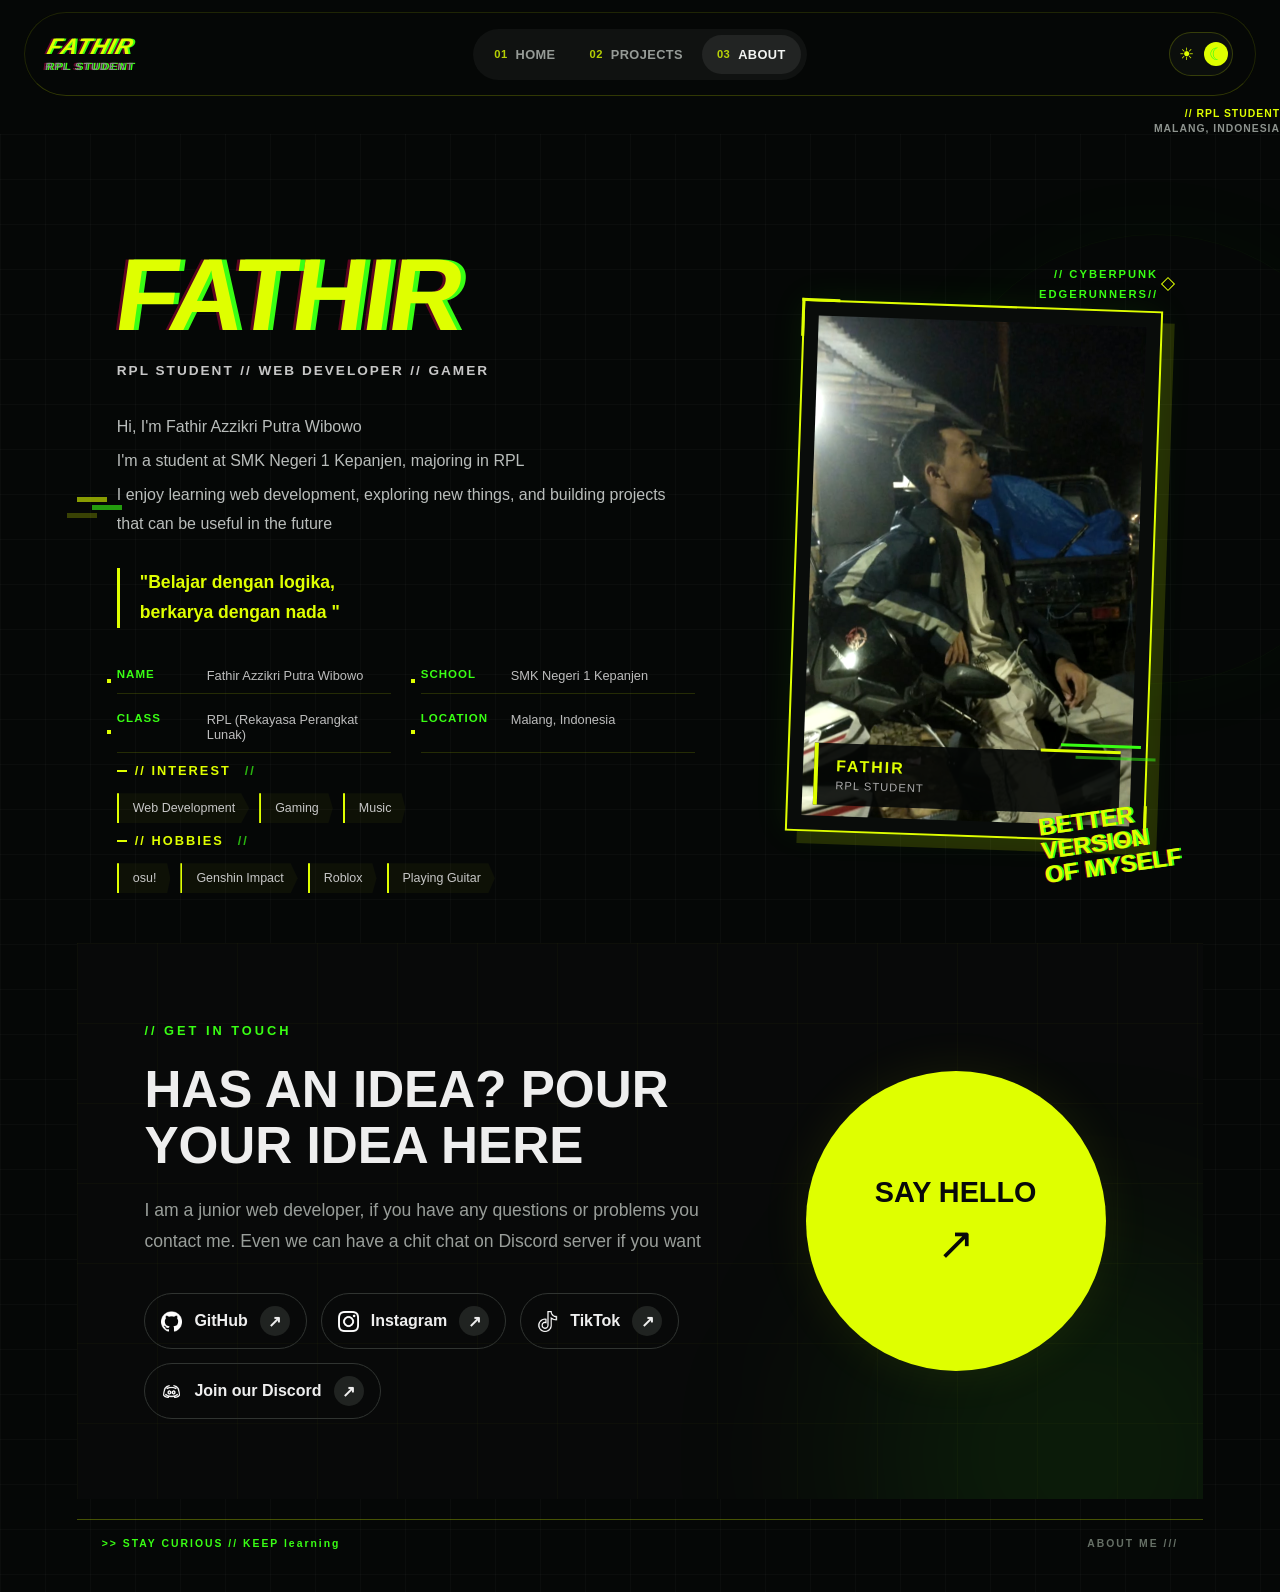
<file: about.html>
<!DOCTYPE html>
<html lang="en">
<head>
    <meta charset="UTF-8">
    <meta name="viewport" content="width=device-width, initial-scale=1.0">
    <title>About Me</title>
    <link rel="stylesheet" href="style.css">
</head>
<body>
    
   <!-- ==== NAVIGATION ==== -->

    <header class="navbar">

        <!-- IDENTITY -->

        <a href="index.html" class="logo">
            <div class="nav-brand">
                <span class="logo">FATHIR</span>
                <span class="nav-subtitle">RPL STUDENT</span>
            </div>
        </a>

        <!--NAVIGATION -->
        <nav class="nav-menu">
            <a href="index.html">
                <span class="nav-number">01</span>
                HOME
            </a>

            <a href="project.html">
                <span class="nav-number">02</span>
                PROJECTS
            </a>

            <a href="about.html" class="active">
                <span class="nav-number">03</span>
                ABOUT
            </a>
        </nav>

        <!-- THEME TOGGLE -->
        <div class="nav-actions">
            <button class="theme-toggle" id="theme-toggle"
                    aria-label="Toggle theme">
                <span class="theme-sun">☀</span>
                <span class="theme-moon">☾</span>
            </button>
        </div>
    </header>

        <div class="student-info">
            <span>// RPL STUDENT</span>
            <span>MALANG, INDONESIA</span>
        </div>
     </header>

     <!-- ABOUT ME -->
      <main class="about-page">

        <!-- Background decoration-->
         <div class="background-decoration"></div>

         <section class="about-container">

            <!-- LEFT CONTENT -->
             <div class="about-content">

                <h1 class="about-title">
                    FATHIR
                </h1>

                <p class="about-role">
                    RPL STUDENT
                    <span>//</span>
                    WEB DEVELOPER
                    <span>//</span>
                    GAMER
                </p>

                <!-- Introduction -->
                 <div class="about-description">

                    <p>
                        Hi, I'm Fathir Azzikri Putra Wibowo
                    </p>

                    <p>
                        I'm a student at SMK Negeri 1 Kepanjen, majoring in RPL
                    </p>

                    <p>
                        I enjoy learning web development, exploring new things,
                        and building projects that can be useful in the future
                    </p>
                    
                 </div>

                 <!-- Personal Quote -->
                  <blockquote class="about-quote">
                    "Belajar dengan logika, <br> berkarya dengan nada "
                  </blockquote>

                  <!-- PERSONAL INFORMATION -->
                   <div class="personal-info">

                    <div class="info-item">
                        <span class="info-label">
                            NAME
                        </span>
                        <span class="info-value"> 
                            Fathir Azzikri Putra Wibowo
                        </span>
                    </div>

                    <div class="info-item">
                        <span class="info-label">
                            SCHOOL
                        </span>
                        <span class="info-value"> 
                            SMK Negeri 1 Kepanjen
                        </span>
                    </div>
                    
                    <div class="info-item">
                        <span class="info-label">
                            CLASS
                        </span>
                        <span class="info-value"> 
                            RPL (Rekayasa Perangkat Lunak)
                        </span>
                    </div>
                    
                    <div class="info-item">
                        <span class="info-label">
                            LOCATION
                        </span>
                        <span class="info-value"> 
                            Malang, Indonesia
                        </span>
                    </div>

                   </div>

                   <!-- INTEREST -->
                    <div class="interest">

                        <h2>// INTEREST</h2>

                        <ul>
                            <li>Web Development</li>
                            <li>Gaming</li>
                            <li>Music</li>
                        </ul>

                    </div>

                    <!-- HOBBIES -->
                     <div class="hobbies">

                        <h2>// HOBBIES</h2>

                        <ul>
                            <li>osu!</li>
                            <li>Genshin Impact</li>
                            <li>Roblox</li>
                            <li>Playing Guitar</li>
                        </ul>

                     </div>
             </div>

             <!-- RIGHT SIDE PHOTO -->
              <div class="about-photo">

                <div class="photo-frame">

                    <img src="fathir.jpeg" alt="Photo of Fathir">

                    <div class="photo-info">

                        <strong>FATHIR</strong>

                        <span>RPL STUDENT</span>

                    </div>

                </div>

                <!-- Cyberpunk Edgerunners background text-->
                 <p class="cyberpunk-label">// CYBERPUNK <br>EDGERUNNERS//</p>

                 <p class="photo-tagline">
                    BETTER <br>
                    VERSION <br>
                    OF MYSELF
                 </p>

              </div>

         </section>

         <!-- CONTACT & SOCIAL LINKS -->
          <section class="about-contact">
            
            <div class="contact-text">
                <p class="contact-label">// GET IN TOUCH</p>
                <h2>HAS AN IDEA? POUR YOUR IDEA  HERE</h2>
                <p>
                    I am a junior web developer, if you have any questions or problems you contact me. 
                    Even we can have a chit chat on Discord server if you want
                </p>

                <!-- KODE SOCIAL LINKS DITEMPATKAN DI SINI -->
                 <div class="social-links">
                    <a href="https://github.com/fapuwi" target="_blank" rel="noopener noreferrer">
                        <img src="github.png" alt="GitHub">
                        <span>GitHub</span>
                        <span>↗</span>
                    </a>

                    <a href="https://www.instagram.com/fapuwi103239?rpxt=MTZ0NmxlYXk4cTdhZg==" target="_blank" rel="noopener noreferrer">
                        <img src="instagram.png" alt="Instagram">
                        <span>Instagram</span>
                        <span>↗</span>
                    </a>

                    <a href="https://www.tiktok.com/@itsviper_pink" target="_blank" rel="noopener noreferrer">
                        <img src="tiktok.png" alt="TikTok">
                        <span>TikTok</span>
                        <span>↗</span>
                    </a>

                    <a href="https://discord.gg/JJxb9NNSk" target="_blank" rel="noopener noreferrer">
                        <img src="discord.png" alt="Discord">
                        <span>Join our Discord</span>
                        <span>↗</span>
                    </a>
                 </div>
            </div>

            <!-- TOMBOL SAY HELLO -->
             <a href="https://mail.google.com/mail/?view=cm&fs=1&to=fapuwikanesa@gmail.com" target="_blank" rel="noopener noreferrer" class="say-hello">
                <span>SAY HELLO</span>
                <span class="hello-arrow">↗</span>
             </a>

          </section>

         <!-- FOOTER DECORATION -->
          <footer class="about-footer">

            <span>
                &gt;&gt; STAY CURIOUS // KEEP learning
            </span>

            <span>
                ABOUT ME ///
            </span>

          </footer>

      </main>

      <script src="script.js"></script>

</body>
</html>
</file>
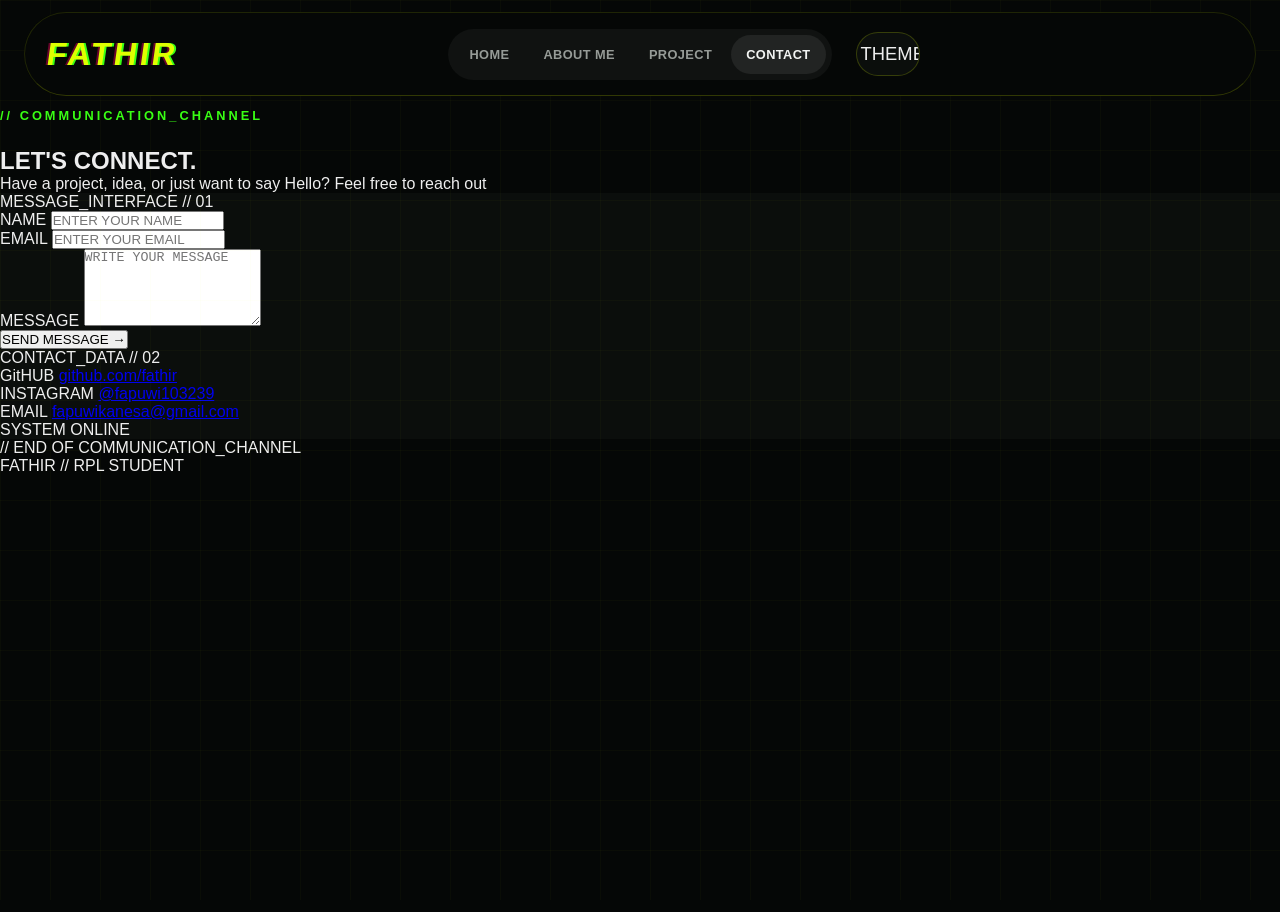
<file: contact.html>
<!DOCTYPE html>
<html lang="en">
<head>
    <meta charset="UTF-8">
    <meta name="viewport" content="width=device-width, initial-scale=1.0">
    <title>Fathir | Contact</title>
    <link rel="stylesheet" href="style.css">
</head>
<body>
    
    <!-- NAVRBAR -->
     <header class="navbar">
        <a href="index.html" class="logo">FATHIR</a>
        <nav class="nav-menu">
            <a href="index.html">HOME</a>
            <a href="about.html">ABOUT ME</a>
            <a href="project.html">PROJECT</a>
            <a href="contact.html" class="active">CONTACT</a>
        </nav>

        <button class="theme-toggle">THEME</button>
     </header>

     <!-- CONTACT PAGE -->
      <main class="contact-page">

        <!-- BACKGROUND -->
         <div class="background-grid"></div>
         <div class="background-glitch contact-glitch-one"></div>
         <div class="background-glitch contact-glitch-two"></div>

         <!-- CONTACT INFO -->
          <section class="contact-intro">
            <p class="contact-label">// COMMUNICATION_CHANNEL</p>
            <h1>
                LET'S
                <span>CONNECT.</span> 
            </h1>
            <p class="contact-description">Have a project, idea, or just want to say Hello? Feel free to reach out</p>
          </section>

          <!-- CONTACH CONTENT -->
           <section class="contact-content">

            <!-- CONTACT FORM -->
             <div class="contact-form-box">
                <div class="contact-box-header">
                    <span>MESSAGE_INTERFACE</span>
                    <span>// 01</span>
                </div>
                <form id="contactForm">
                    <div class="form-group">
                        <label for="name">NAME</label>
                        <input type="text" id="name" name="name" placeholder="ENTER YOUR NAME">
                    </div>
                    <div class="form-group">
                        <label for="email">EMAIL</label>
                        <input type="email" id="email" name="email" placeholder="ENTER YOUR EMAIL">
                    </div>
                    <div class="form-group">
                        <label for="message">MESSAGE</label>
                        <textarea name="message" id="message" name="message" rows="5" placeholder="WRITE YOUR MESSAGE"></textarea>
                    </div>
                    <button type="submit" class="contact-submit">
                        SEND MESSAGE
                        <span>→</span>
                    </button>
                </form>
             </div>

             <!-- CONTACT INFORMATION -->
              <div class="contact-info-box">
                <div class="contact-box-header">
                    <span>CONTACT_DATA</span>
                    <span>// 02</span>
                </div>

                <div class="contact-info-list">
                    <div class="contact-item">
                        <span class="contact-item-label">GitHUB</span>
                        <a href="#">github.com/fathir</a>
                    </div>

                    <div class="contact-item">
                        <span class="contact-item-label">INSTAGRAM</span>
                        <a href="#">@fapuwi103239</a>
                    </div>

                    <div class="contact-item">
                        <span class="contact-item-label">EMAIL</span>
                        <a href="#">fapuwikanesa@gmail.com</a>
                    </div>
                </div>

                <!-- SYSTEM STATUS -->
                 <div class="contact-status">
                    <span class="contact-dot"></span>
                    <span>SYSTEM ONLINE</span>
                 </div>
              </div>
           </section>

           <!-- CONTACT FOOTER -->
            <section class="contact-footer">
                <p>// END OF COMMUNICATION_CHANNEL</p>
                <span>FATHIR // RPL STUDENT</span>
            </section>
      </main>

      <script src="script.js"></script>
</body>
</html>
</file>
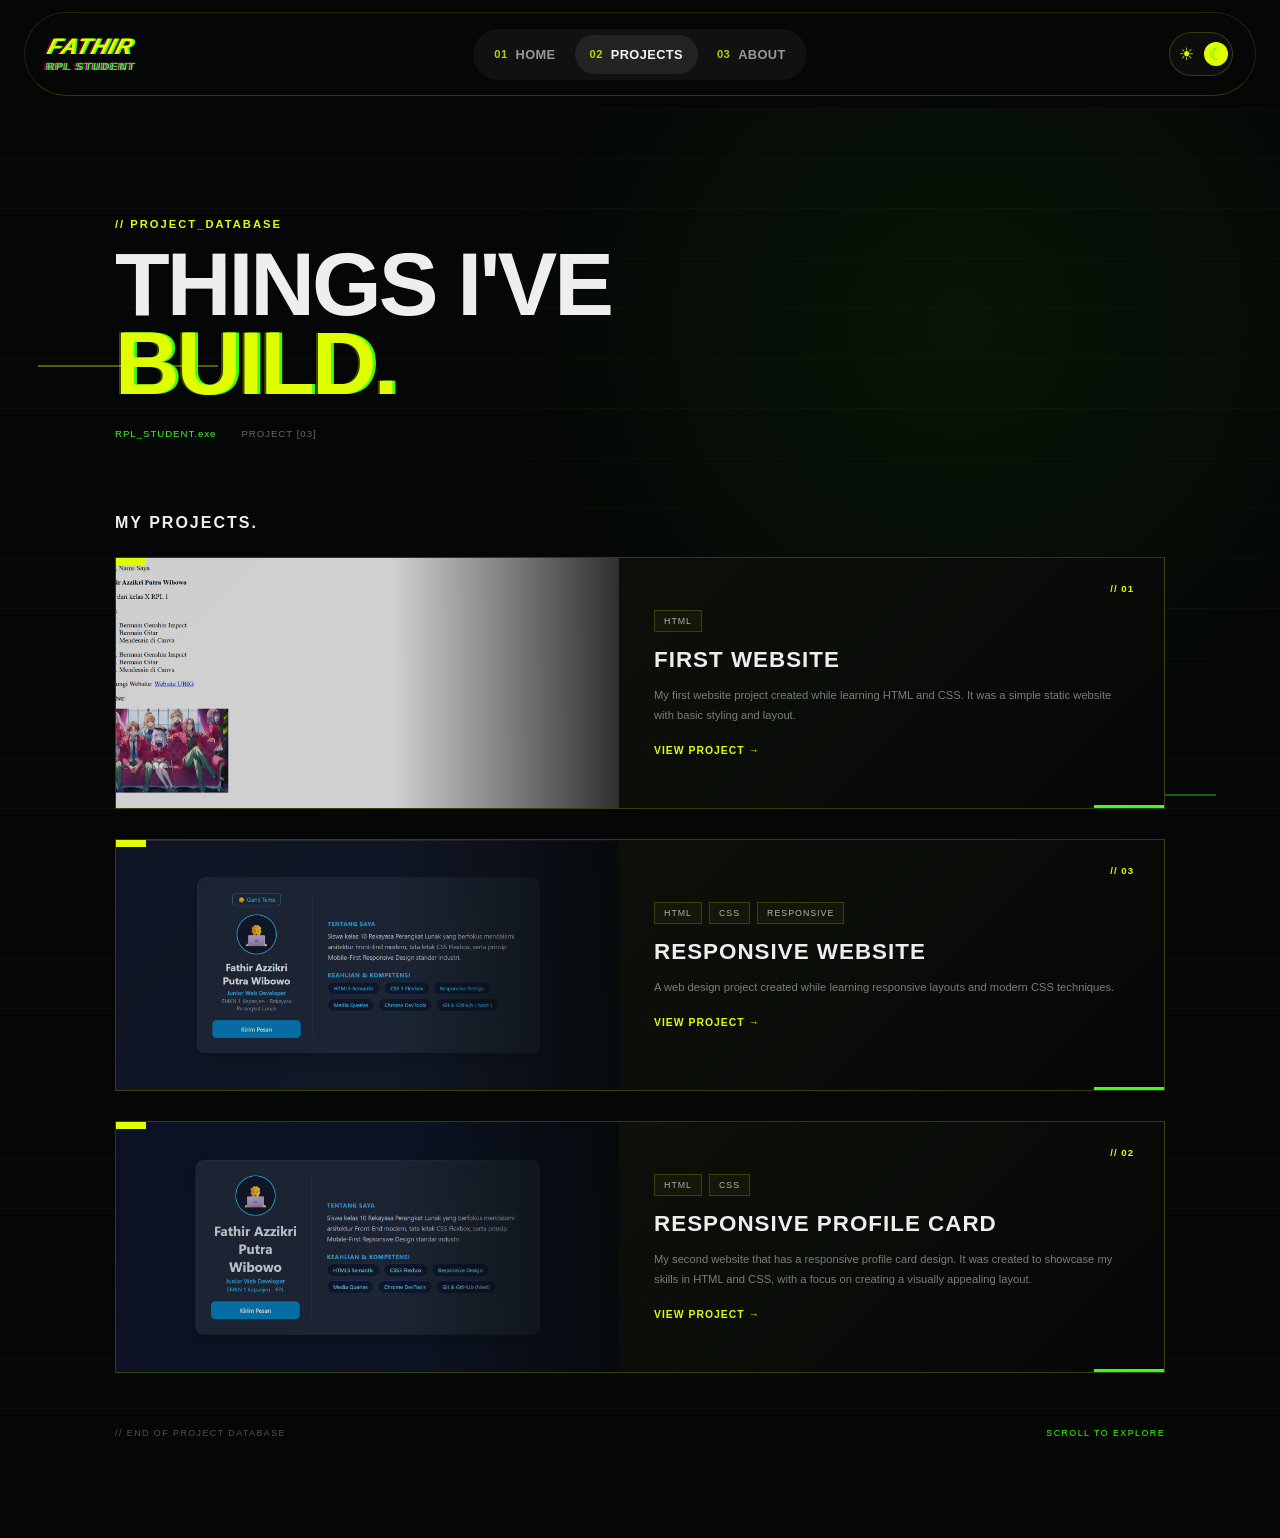
<file: project.html>
<!DOCTYPE html>
<html lang="en">
<head>
    <meta charset="UTF-8">
    <meta name="viewport" content="width=device-width, initial-scale=1.0">
    <title>Fathir | Projects</title>
    <link rel="stylesheet" href="style.css">
</head>
<body>
    
    <!-- ==== NAVIGATION ==== -->

    <header class="navbar">

        <!-- IDENTITY -->

        <a href="index.html" class="logo">
            <div class="nav-brand">
                <span class="logo">FATHIR</span>
                <span class="nav-subtitle">RPL STUDENT</span>
            </div>
        </a>

        <!--NAVIGATION -->
        <nav class="nav-menu">
            <a href="index.html">
                <span class="nav-number">01</span>
                HOME
            </a>

            <a href="project.html"class="active">
                <span class="nav-number">02</span>
                PROJECTS
            </a>

            <a href="about.html">
                <span class="nav-number">03</span>
                ABOUT
            </a>
        </nav>

        <!-- THEME TOGGLE -->
        <div class="nav-actions">
            <button class="theme-toggle" id="theme-toggle"
                    aria-label="Toggle theme">
                <span class="theme-sun">☀</span>
                <span class="theme-moon">☾</span>
            </button>
        </div>
    </header>

     <!-- PROJECT PAGE -->
      <main class="project-page">

        <!-- BACKGROUND -->
         <div class="background-grid"></div>
         <div class="background-glitch-two project-glitch-one"></div>
         <div class="background-glitch-two project-glitch-two"></div>

         <!-- PROJECT INTRO -->
          <section class="project-intro">
            <p class="project-label">// PROJECT_DATABASE</p>
            <h1>
                THINGS I'VE
                <span>BUILD.</span>
            </h1>

            <divc class="project-system-info">
                <span>RPL_STUDENT.exe</span>
                <span>PROJECT [03]</span>
            </div>
          </section>

          <!-- PROJECT LIST -->
           <section class="project-list">
            <div class="project-heading">
                <h2>MY PROJECTS.</h2>
                <div class="heading-line"></div>
            </div>

            <!-- PROJECT 01 -->
             <article class="project-card">
                <div class="project-image">
                    <img src="project-1.png" alt="PROJECT 01">
                </div>

                <div class="project-content">
                    <div class="project-tags">
                        <span>HTML</span>
                    </div>

                    <div class="project-number">// 01</div>
                    <h3>FIRST WEBSITE</h3>
                    <p>
                        My first website project created while learning HTML and CSS. It was a simple static website with basic styling and layout.
                    </p>
                    <a href="https://tugas-1-gules.vercel.app/" class="project-link">VIEW PROJECT →</a>
                </div>
             </article>

             <!-- PROJECT 03 -->
             <article class="project-card">
                <div class="project-image">
                    <img src="project-3.png" alt="PROJECT 03">
                </div>

                <div class="project-content">
                    <div class="project-tags">
                        <span>HTML</span>
                        <span>CSS</span>
                        <span>RESPONSIVE</span>
                    </div>

                    <div class="project-number">// 03</div>
                    <h3>RESPONSIVE WEBSITE</h3>
                    <p>A web design project created while learning
                        responsive layouts and modern CSS techniques.
                    </p>
                    <a href="https://tugas-3-fathir-smkn1kepanjen.vercel.app/" class="project-link">VIEW PROJECT →</a>
                </div>
             </article>

             <!-- PROJECT 02 -->
              <article class="project-card">
                <div class="project-image">
                    <img src="project-2.png" alt="PROJECT 02">
                </div>

                <div class="project-content">
                    <div class="project-tags">
                        <span>HTML</span>
                        <span>CSS</span>
                    </div>

                    <div class="project-number">// 02</div>
                    <h3>RESPONSIVE PROFILE CARD</h3>
                    <p>
                        My second website that has a responsive profile card design. It was created to showcase my skills in HTML and CSS, with a focus on creating a visually appealing layout.
                    </p>
                    <a href="https://tugas-2-fathir-smkn1kepanjen.vercel.app/" class="project-link">VIEW PROJECT →</a>
                </div>
              </article>
           </section>

           <!-- END INFORMATION -->
            <section class="project-footer">
                <p>// END OF PROJECT DATABASE</p>
                <span>SCROLL TO EXPLORE</span>
            </section>
      </main>

      <script src="script.js"></script>
</body>
</html>
</file>
<file: style.css>
/* ===== | FATHIR PORTOFOLIO ABOUT ME - CYBERPPUNK STYLE | ===== */

/* ==== 1. RESET ==== */

* {
    margin: 0;
    padding: 0;
    box-sizing: border-box;
}

html {
    scroll-behavior: smooth;
}

body {
    min-height: 100vh;
    background: #050706;
    color: #eeee;
    font-family: Arial, Helvetica, sans-serif;
    overflow-x: hidden;
}

/* ==== 2. COLOR VARIABLES ==== */

:root {
    --background: #050706;
    --background-light: #0b0e0c;

    /* Variabel untuk theme toggle */
    --bg: #050706;
    --surface: #0b0e0c;
    --primary: #dfff00;
    --secondary: #39ff14;
    --text: #eeeeee;
    --text-muted: #8d938e;
    --border: rgba(223, 255, 0, 0.2);
    --panel: rgba(10, 15, 12, 0.8);
}


/* ==== 3. NAVBAR ==== */

.navbar {
    position: relative;
    z-index: 100;
    width: calc(100% - 48px);
    min-height: 84px;
    margin: 12px auto;
    padding: 12px 22px;
    display: grid;
    grid-template-columns: 1fr auto 1fr;
    align-items: center;
    gap: 24px;
    background: rgba(8, 10, 9, 0.88);
    border: 1px solid rgba(223, 255, 0, 0.12);
    border-radius: 48px;
    backdrop-filter: blur(14px);
    box-sizing: border-box;
}

/* IDENTITY */

.nav-identity {
    display: flex;
    align-items: center;
    gap: 13px;
    width: fit-content;
    text-decoration: none;
}

.nav-brand {
    display: flex;
    flex-direction: column;
    gap: 3px;
}

.nav-brand .logo {
    color: var(--primary);
    font-size: 1.4rem;
    font-weight: 900;
    font-style: italic;
    letter-spacing: 1px;
    line-height: 1;
}

.nav-subtitle {
    color: #858c87;
    font-size: 0.65rem;
    font-weight: 700;
    letter-spacing: 1.5px;
}

/* Logo */

.logo {
    color: var(--primary);
    text-decoration: none;
    font-size: 2rem;
    font-weight: 900;
    letter-spacing: 3px;
    transform: skew(-8deg);
    text-shadow: 2px 0 var(--secondary), -2px 0 rgba(255, 0, 100, 0.4);
}

/* NAVIGATION PILL */

.nav-menu {
    display: flex;
    align-items: center;
    justify-content: center;
    gap: 4px;
    padding: 6px;
    border-radius: 40px;
    background: rgba(255, 255, 255, 0.045);
}

.nav-menu a {
    display: flex;
    align-items: center;
    gap: 8px;
    padding: 12px 15px;
    border-radius: 30px;
    color: #969b97;
    text-decoration: none;
    font-size: 0.8rem;
    font-weight: 800;
    letter-spacing: 0.4px;
    white-space: nowrap;
    transition: color 0.25s ease, background 0.25s ease;
}

.nav-number {
    color: var(--primary);
    font-size: 0.7rem;
    opacity: 0.8;
}

.nav-menu a:hover,
.nav-menu a.active {
    color: #f2f4f2;
    background: rgba(255, 255, 255, 0.075);
}

.nav-menu a:hover .nav-number,
.nav-menu a.active .nav-number {
    color: var(--primary);
}

/* RIGHT SIDE */

.nav-actions {
    display: flex;
    justify-content: flex-end;
    align-items: center;
}

.theme-toggle {
    width: 94px;
    min-height: 44px;
    padding: 5px;
    display: flex;
    align-items: center;
    justify-content: space-between;
    gap: 5px;
    border: 1px solid #303531;
    border-radius: 30px;
    background: #141715;
    color: #b5bbb6;
    cursor: pointer;
    font-size: 1.15rem;
    transition: border-color 0.25s ease, box-shadow 0.25s ease;
}

.theme-toggle span {
    width: 34px;
    height: 34px;
    display: flex;
    align-items: center;
    justify-content: center;
    border-radius: 50%;
}

.theme-toggle .theme-moon {
    color: #080909;
    background: var(--primary);
}

.theme-toggle:hover {
    border-color: var(--primary);
    box-shadow: 0 0 15px rgba(223, 255, 0, 0.12);
}


/* UNDERLINE */

.nav-menu a::after {
    content: "";
    position: absolute;
    left: 0;
    bottom: -10px;
    width: 0;
    height: 2px;
    background: var(--primary);
    transition: 0.3 ease;
}

.nav-menu a:hover::after
.nav-menu a:active::after {
    width: 100%;
}

/* ==== | NAVBAR RESPONSIVE | ==== */

@media (max-width: 900px) {
    .navbar {
        grid-template-columns: 1fr auto;
        gap: 12px;
        padding: 12px 16px;
    }

    .nav-menu {
        grid-column: 1 / -1;
        grid-row: 2;
        width: 100%;
        box-sizing: border-box;
        overflow-x: auto;
        justify-content: flex-start;
    }

    .nav-actions {
        grid-column: 2;
        grid-row: 1;
    }

    .nav-menu a {
        padding: 11px 13px;
    }
}

@media (max-width: 480px) {
    .navbar {
        width: calc(100% - 20px);
        margin: 8px auto;
        border-radius: 24px;
    }

    .nav-avatar {
        width: 38px;
        height: 38px;
    }

    .nav-brand .logo {
        font-size: 1.15rem;
    }

    .nav-subtitle {
        font-size: 0.55rem;
    }

    .nav-menu a {
        gap: 5px;
        padding: 10px 11px;
        font-size: 0.7rem;
    }
}

/* STUDENT INFO */

.student-info {
    display: flex;
    flex-direction: column;
    align-items: flex-end;
    color: var(--primary);
    font-size: 0.65rem;
    font-weight: bold;
    letter-spacing: 1px;
}

.student-info span:last-child {
    color: var(--text-muted);
    margin-top: 4px;
}

/* ==== 4. ABOUT PAGE ==== */

.about-page {
    position: relative;
    min-height: calc(100vh - 80px);
    padding: 65px 6% 25px;
    background: linear-gradient(rgba(5, 7, 6, 0.92), rgba(5, 7, 6, 0.96));
}

/* SUBTLE GRID */

.about-page::before {
    content: "";
    position: absolute;
    inset: 0;
    background-image: linear-gradient(rgba(255, 255, 255, 0.025) 1px, transparent 1px), linear-gradient(90deg, rgba(255, 255, 255, 0.025) 1px, transparent 1px);
    background-size: 45px 45px;
    pointer-events: none;
}

/* ==== 5. ABOUT CONTAINER ==== */

.about-container {
    position: relative;
    z-index: 2;
    max-width: 1400px;
    min-height: 700px;
    margin: auto;
    display: grid;
    grid-template-columns: 1.2fr 0.8fr;
    gap: 70px;
    padding: 30px;
}

/* ==== 6. LEFT CONTENT ==== */

.about-content {
    position: relative;
    padding: 20px 10px;
}

/* SECTION LABEL */

.section-label {
    margin-bottom: 25px;
    color: var(--secondary);
    font-size: 0.8rem;
    font-weight: bold;
    letter-spacing: 3px;
}

.section-label::before {
    content: ">";
    margin-right: 10px;
    color: var(--primary);
}

/* MAIN TITLE */

.about-title {
    position: relative;
    display: inline-block;
    color: var(--primary);
    font-size: clamp(4rem, 8vw, 7rem);
    font-weight: 900;
    line-height: 0.9;
    letter-spacing: -3px;
    transform: skew(-8deg);
    text-shadow: 5px 0 var(--secondary), -3px 0 rgba(255, 0, 80, 0.35);
}

/* SMALL GLITCH LINE */

.about-title::after {
    content: "";
    position: absolute;
    width: 130%;
    height: 3px;
    left: -10%;
    bottom: 10px;
    background: var(--secondary);
    opacity: 0.6;
}

/* ROLE */

.about-role {
    margin-top: 22px;
    color: #c7c7c7;
    font-size: 0.85rem;
    font-weight: bold;
    letter-spacing: 2px;
}

.about-role span {
    margin: 0.8px;
    columns: var(--primary);
}

/* DESCRIPTION */

.about-description {
    max-width: 650px;
    margin-top: 35px;
    color: #b9bdbb;
    font-size: 1rem;
    line-height: 1.8;
}

.about-description p {
    margin-top: 5px;
}

/* ==== 7. QUOTE ==== */

.about-quote {
    margin-top: 30px;
    padding-left: 20px;
    border-left: 3px solid var(--primary);
    color: var(--primary);
    font-size: 1.1rem;
    font-weight: bold;
    line-height: 1.7;
}

/* ==== 8. PERSONAL INFORMATION ==== */

.personal-info {
    max-width: 700px;
    margin-top: 40px;
    display: grid;
    grid-template-columns: 1fr 1fr;
    gap: 18px 30px;
}

.info-item {
    display: grid;
    grid-template-columns: 90px 1fr;
    padding-bottom: 10px;
    border-bottom: 1px solid rgba(223, 255, 0, 0.15);
}

.info-label {
    color: var(--secondary);
    font-size: 0.72rem;
    font-weight: bold;
    letter-spacing: 1px;
}

.info-value {
    color: #bdbdbd;
    font-size: 0.8rem;
}

/* ==== 9. INTEREST + HOBBIES ==== */

.interest h2,
.hobbies h2 {
    margin-bottom: 15px;
    color: var(--primary);
    font-size: 0.8rem;
    letter-spacing: 2px;
}

.interest ul,
.hobbies ul {
    display: flex;
    flex-wrap: wrap;
    gap: 10px;
    list-style: none;
}

.interest li,
.hobbies li {
    padding: 8px 14px;
    border: 1px solid rgba(223, 255, 0, 0.3);
    background: rgba(223, 255, 0, 0.3);
    color: #c7c7c7;
    font-size: 0.78rem;
    transition: 0.3s ease;
}

.interest li:hover,
.hobbies li:hover {
    color: #050706;
    background: var(--primary);
    transform: translateY(-3px);
}

/* ==== 10. PHOTO AREA ====*/

.about-photo {
    position: relative;
    display: flex;
    align-items: center;
    justify-content: center;
    min-height: 600px;
}

/* PHOTO FRAME */

.photo-frame {
    position: relative;
    width: min(500px 100%);
    padding: 14px;
    border: 2px solid var(--primary);
    background: #090c0a;
    transform: rotate(2deg);
    box-shadow: 12px 12px 0 rgba(223, 255, 0, 0.15), 0 0 35px rgba(57, 255, 20, 0.08);
    transition: 0.4s ease;
}

.photo-frame:hover {
    transform: rotate(0deg) scale(1.02);
    box-shadow: 15px 15px 0 rgba(223, 255, 0, 0.2), 0 0 45px rgba(57, 255, 20, 0.15);
}

/* PHOTO */

.photo-frame img {
    display: block;
    width: 100%;
    height: 520px;
    object-fit: cover;
    filter: saturate(0.85) contrast(1.05);
}

/* PHOTO INFORMATION */

.photo-info {
    position: absolute;
    left: 25px;
    right: 25px;
    bottom: 25px;
    padding: 14px 18px;
    display: flex;
    flex-direction: column;
    background: rgba(5, 7, 6, 0.9);
    border-left: 4px solid var(--primary);
}

.photo-info strong {
    color: var(--primary);
    font-size: 1rem;
    letter-spacing: 2px;
}

.photo-info span {
    margin-top: 4px;
    color: #aaaaaa;
    font-size: 0.7rem;
    letter-spacing: 1px;
}

/* ==== 11. CYBERPUNK TEXT ==== */

.cyberpunk-label {
    position: absolute;
    top: 35px;
    right: 0;
    color: var(--secondary);
    font-size: 0.7rem;
    font-weight: bold;
    line-height: 1.8;
    letter-spacing: 2px;
    text-align: right;
}

.photo-tagline {
    position: absolute;
    right: -5px;
    bottom: 35px;
    color: var(--primary);
    font-size: 1.5rem;
    font-weight: 900;
    line-height: 1;
    transform: rotate(-8deg);
}

/* ==== 12. BACKGROUND DECORATION ==== */

.background-decoration {
    position: absolute;
    width: 450px;
    height: 450px;
    right: -100px;
    top: 100px;
    border: 1px solid rgba(57, 255, 20, 0.03);
    border-radius: 50%;
    box-shadow: 0 0 100px rgba(57, 255, 20, 0.03);
    pointer-events: none;
}

/* ==== 13. FOOTER ==== */

.about-footer {
    position: relative;
    z-index: 2;
    max-width: 1400px;
    margin: 20px auto 0;
    padding: 18px 25px;
    display: flex;
    justify-content: space-between;
    border-top: 1px solid rgba(223, 255, 0, 0.3);
    color: #667066;
    font-size: 0.65rem;
    font-weight: bold;
    letter-spacing: 2px;
}

.about-footer span:first-child {
    color: var(--secondary);
}

/* ==== 14. RESPONSIVE - TABLET ==== */

@media (max-width: 1000px) {
    .student-info {
        display: none;
    }
    .about-container {
        grid-template-columns: 1fr;
        gap: 50px;
    }
    .about-photo {
        min-height: 500px;
    }
    .photo-frame {
        width: min(400px, 80%);
    }
}

/* ==== 15. RESPONSIVE MOBILE ==== */

@media (max-width: 700px) {
    .navbar {
        height: auto;
        padding: 20px;
        flex-direction: column;
        gap: 20px;
    }
    .nav-menu {
        width: 100%;
        justify-content: center;
        gap: 18px;
    }
    .nav-menu a {
        font-size: 0.7rem;
    }
    .about-page {
        padding: 30px 15px;
    }
    .about-container {
        padding: 10px;
        gap: 40px;
    }
    .about-title {
        font-size: 4rem;
    }
    .about-role {
        line-height: 2;
    }
    .personal-info {
        grid-template-columns: 1fr;
    }

    .about-photo {
        min-height: 450px;
    }
    .photo-frame {
        width: 90%;
    }
    .photo-frame img {
        height: 420px;
    }
    .cyberpunk-label {
        right: 5px;
        top: 15px;
    }
    .photo-tagline {
        right: 0;
        bottom: 10px;
        font-size: 1rem;
    }
    .about-footer {
        flex-direction: column;
        gap: 10px;
    }
}

/* ==== 16. PHOTO FRAME - FIXED PROPORTION ==== */

.about-photo {
    display: flex;
    justify-content: center;
    align-items: center;
    min-width: 0;
}

.photo-frame {
    width: 360px;
    min-width: 360px;
    flex-shrink: 0;
    padding: 14px;
}

.photo-frame img {
    width: 100%;
    height: 500px;
    object-fit: cover;
}

/* ==== 17. CYBERPUNK SECTION LABEL ==== */

.section-label {
    position: relative;
    display: inline-flex;
    align-items: center;
    gap: 12px;
    padding-left: 25px;
}

/* GARIS KIRI */
.section-label::before {
    content: "";
    position: absolute;
    left: 0;
    top: 50%;
    width: 16px;
    height: 2px;
    background: var(--primary);
    transform: translateY(-50%);
}

/* GARIS KANAN */

.section-label::after {
    content: "";
    width: 35px;
    height: 2px;
    background: var(--secondary);
    opacity: 0.7;
}

/* ==== 18. FATHIR GLITCH TITLE ==== */

.about-title {
    position: relative;
    isolation: isolate;
    animation: cyberpunkGlitch 1.5s infinite steps(1);
}

/* GLITCH LAYER */

.about-title::before {
    content: "FATHIR";
    position: absolute;
    inset: 0;
    color: var(--secondary);
    z-index: -1;
    clip-path: inset(0 0 100% 0);
    transform: translate(0, 0);
    pointer-events: none;
}

/* RED / MAGENTA GLITCH LAYER */

.about-title::after {
    content: "FATHIR";
    position: absolute;
    inset: 0;
    color: #ff1744;
    z-index: -1;
    clip-path: inset(0 0 100% 0);
    transform: translate(0, 0);
    pointer-events: none;
}

/* ==== 19. GLITCH ANIMATION ==== */

@keyframes cyberpunkGlitch {

    /* NORMAL */

    0%,
    82%,
    100% {
        transform: skew(-8deg);
    }

    /* GLITCH START */

    83% {
        transform: skew(-8deg);
        text-shadow: 3px 0 var(--secondary), -3px 0 #ff1744;
    }

    /* GLITCH CUT 1 */

    84% {
        transform: skew(-8deg);
        text-shadow: 5px 0 var(--secondary), -5px 0 #ff1744;
    }

    /* BACK TO NORMAL */

    85% {
        transform: skew(-8deg);
        text-shadow: none;
    }

    /* GLITCH CUT 2 */

    91% {
        transform: skew(-8deg);
        text-shadow: -4px 0 var(--secondary), 4px 0 #ff1744;
    }
    92% {
        transform: skew(-8deg);
        text-shadow: none;
    }
}

/* ==== 20. GLITCH SLICES ==== */

@keyframes glitchGreen {
    0%,
    80%,
    100% {
        clip-path: inset(0 0 100% 0);
        transform: translate(0, 0);
    }

    82% {
        clip-path: inset(15% 0 70% 0);
        transform: translate(-8px, 0);
    }

    83% {
        clip-path: inset(55% 0 25% 0);
        transform: translate(10px, 0);
    }

    84% {
        clip-path: inset(30% 0 50% 0);
        transform: translate(-5px, 0);
    }

    85% {
        clip-path: inset(0 0 100% 0);
        transform: translate(0, 0);
    }
}

@keyframes glitchRed {
    0%,
    80%,
    100% {
        clip-path: inset(0 0 100% 0);
        transform: translate(0, 0);
    }

    82% {
        clip-path: inset(65% 0 15% 0);
        transform: translate(7px, 0);
    }

    83% {
        clip-path: inset(20% 0 65% 0);
        transform: translate(-9px, 0);
    }

    84% {
        clip-path: inset(45% 0 35% 0);
        transform: translate(5px, 0);
    }

    85% {
        clip-path: inset(0 0 100% 0);
        transform: translate(0, 0);
    }
}

.about-title::before {
    animation: glitchGreen 1.5s infinite steps(1);
}
.about-title::after {
    animation: glitchRed 1.5s infinite steps(1);
}

/* ==== 21. INTERESTS / HOBBIES HEADER ==== */

.interest h2,
.hobbies h2 {
    position: relative;
    display: flex;
    align-items: center;
    gap: 10px;
    width: fit-content;
    padding-left: 18px;
    margin-top: 10px;
}

/* DECORATIVE LINE */

.interest h2::before,
.hobbies h2::before {
    content: "";
    position: absolute;
    left: 0;
    width: 10px;
    height: 2px;
    background: var(--primary);
}

/* DECORATIVE SLASH */

.interest h2::after,
.hobbies h2::after {
    content: "//";
    margin-left: 4px;
    color: var(--secondary);
    opacity: 0.7;
}

/* ==== 22. INTEREST / HOBBIES ITEMS ==== */

.interest li,
.hobbies li {
    position: relative;
    border: none;
    border-left: 2px solid var(--primary);
    background: rgba(223, 255, 0, 0.04);
    clip-path: polygon(0 0, 94% 0, 100% 50%, 94% 100%, 0 100%);
    transition: background 0.3 ease, transform 0.3s ease, color 0.3s ease;
}

/* SMALL GLITCH MARK */

.interest li::after,
.hobbies li::after {
    content: "";
    position: absolute;
    right: 8px;
    top: 50px;
    width: 5px;
    height: 2px;
    background: var(--secondary);
    transform: translateY(-50%);
}

/* HOVER */

.interest li:hover,
.hobbies li:hover {
    color: #050706;
    background: var(--primary);
    transform: translateX(5px);
}

/* ==== 23. INFORMATION ROW DECORATION ==== */

.info-item {
    position: relative;
}

/* SMALL CYBERPUNK INDICATOR */

.info-item::before {
    content: "";
    position: absolute;
    left: -10px;
    top: 50%;
    width: 4px;
    height: 4px;
    background: var(--primary);
    transform: translateY(-50%);
}

/* ==== 24. PHOTO FRAMES CORNERS ==== */

.photo-frame::before,
.photo-frame::after {
    content: "";
    position: absolute;
    width: 35px;
    height: 35px;
    border: 3px solid var(--primary);
    z-index: 3;
}

/* TOP-LEFT */

.photo-frame::before {
    left: -3px;
    top: -3px;
    border-right: none;
    border-bottom: none;
}

/* BOTTOM-RIGHT */

.photo-frame::after {
    right: -3px;
    bottom: -3px;
    border-left: none;
    border-top: none;
}

/* ==== 25. PHOTO GLITCH LINES ==== */

.photo-frame {
    overflow: visible;
}

/* HORIZONTAL GLITCH */

.photo-frame .photo-info::before {
    content: "";
    position: absolute;
    right: -20px;
    top: -8px;
    width: 80px;
    height: 3px;
    background: var(--secondary);
    box-shadow: -20px 6px 0 var(--primary), 15px 12px 0 rgba(57, 255, 20, 0.5);
}

/* ==== 26. CYBERPUNK LABEL DECORATION ==== */

.cyberpunk-label {
    position: absolute;
    padding-right: 15px;
}

.cyberpunk-label::before {
    content: "";
    position: absolute;
    right: 0;
    top: 50%;
    width: 8px;
    height: 8px;
    border: 1px solid var(--primary);
    transform: translateY(-50%) rotate(45deg);
}

/* ==== 27. PHOTO TAG LINE GLITCH ==== */

.photo-tagline {
    text-shadow: 2px 0 var(--secondary), -1px 0 rgba(255, 0, 80, 0.5);
}

/* ==== 28. DECORATIVE SCREEN LINES ==== */

.about-container::before {
    content: "";
    position: absolute;
    top: 0;
    left: 0;
    width: 100%;
    height: 1px;
    background: linear-gradient(90deg, transparent var(--primary), transparent);
    opacity: 0.5;
}

.about-container::after {
    content: "";
    position: absolute;
    bottom: 0;
    left: 0;
    width: 65%;
    height: 1px;
    background: var(--secondary);
    opacity: 0.3;
}

/* ==== 29. SMALL GLITCH BLOCK ==== */

.about-container::after {
    content: "";
    position: absolute;
    right: 0;
    top: 40%;
    width: 30px;
    height: 5px;
    background: var(--primary);
    opacity: 0.6;
    box-shadow: 15px 8px 0 var(--secondary), -10px 16px 0 rgba(223, 255, 0, 0.4);
}

/* ==== 30. REDUCED MOTION ==== */

@media(prefers-reduced-motion:reduce) {
    .about-title {
        animation: none;
    }

    .photo-frame,
    .interest li, 
    .hobbies li {
        transition: none;
    }
}

/* ===== | OSU MENU ON HOME | ===== */

/* ==== 31. HOME PAGE ==== */

.home-page {
    position: relative;
    min-height: calc(100vh - 80px);
    overflow: hidden;
    background: radial-gradient(circle at center, rgba(57, 255, 20, 0.05), transparent 35%), #050706;
}

/* ==== 32. HOME BACKGROUND GRID ==== */

.background-grid {
    position: absolute;
    inset: 0;
    background-image: linear-gradient(rgba(223, 255, 0, 0.025) 1px, transparent 1px), linear-gradient(90deg, rgba(223, 255, 0, 0.025) 1px, transparent 1px);
    background-size: 50px 50px;
    pointer-events: none;
    z-index: 1;
}

/* BACKGROUND VIDEO */

.background-video {
    position: absolute;
    top: 0;
    left: 0;
    width: 100%;
    height: 100%;
    object-fit: cover;
    object-position: center;
    z-index: 0;
    opacity: 0.25;
    pointer-events: none;
    display: block;
}

.home-page::after {
    content: "";
    position: absolute;
    inset: 0;
    background: rgba(0, 0, 0, 0.35);
    z-index: 0;
    pointer-events: none;
}

/* ==== 33. BACKGROUND GLITCH BLOCK ==== */

.background-glitch {
    position: absolute;
    height: 2px;
    background: var(--primary);
    opacity: 0.35;
    pointer-events: none;
}

.glitch-one {
    width: 180px;
    top: 25%;
    left: 5%;
}

.glitch-two {
    width: 100px;
    right: 8%;
    bottom: 28%;
    background: var(--secondary);
}

/* ==== 34. OSU MENU AREA ==== */

.osu-menu {
    position: absolute;
    top: 50%;
    left: 50%;
    width: 600px;
    height: 600px;
    transform: translate(-50%, -50%);
    display: flex;
    align-items: center;
    justify-content: center;
    z-index: 2;
}

/* ==== 35. OSU LOGO AREA ==== */

.osu-logo-area {
    position: relative;
    width: 240px;
    height: 240px;
    display: flex;
    align-items: center;
    justify-content: center;
    cursor: pointer;
    z-index: 5;
}

/* ==== 36. OSU LOGO ==== */

.osu-logo {
    position: relative;
    width: 145px;
    height: 145px;
    display: flex;
    align-items: center;
    justify-content: center;
    border-radius: 50%;
    background: #f5f5f5f5;
    box-shadow: 0 0 20px rgba(255, 255, 255, 0.25), 0 0 50px rgba(223, 255, 0, 0.12);
    transition: 0.35s ease;
}

.osu-logo span {
    color: #111;
    font-size: 2.6rem;
    font-weight: 900;
    letter-spacing: -3px;
    transform: rotate(-8deg);
}

/* LOGO HOVER */

.osu-logo-area:hover .osu-logo {
    transform: scale(1.08);
    box-shadow: 0 0 25px rgba(255, 255, 255, 0.4), 0 0 70px rgba(223, 255, 0, 0.25);
}

/* ==== 37. OSU RINGS ==== */

.osu-ring {
    position: absolute;
    border-radius: 50%;
    border: 1px solid rgba(223, 255, 0, 0.35);
    pointer-events: none;
}

/* OUTER RING */

.ring-one {
    width: 230px;
    height: 230px;
    border-color: rgba(223, 255, 0, 0.25);
    animation: ringRotate 15s linear infinite;
}

/* MIDDLE RING */

.ring-two {
    width: 290px;
    height: 290px;
    border-color: rgba(57, 255, 20, 0.43);
    border-style: dashed;
    animation: ringRotateReverse 20s linear infinite;
}

/* OUTER RING */

.ring-three {
    width: 350px;
    height: 350px;
    border-color: rgba(223, 255, 0, 0.12);
    animation: ringPulse 3s ease-in-out infinite;
}

/* RING ANIMATION */

@keyframes ringRotate {
    from {
        transform: rotate(0deg);
    }
    to {
        transform: rotate(360deg);
    }
}

@keyframes ringRotateReverse {
    from {
        transform: rotate(360deg);
    }
    to {
        transform: rotate(0deg);
    }
}

@keyframes ringPulse {
    0%,
    100% {
        transform: scale(1);
        opacity: 0.4;
    }
    50% {
        transform: scale(1.04);
        opacity: 0.8;
    }
}

/* ==== 38. OSU NAVIGATION ==== */

.osu-navigation {
    position: absolute;
    inset: 0;
    opacity: 0;
    visibility: hidden;
    pointer-events: none;
    transition: opacity 0.35s ease, visibility 0.35s ease;
    transform: translateY(45px);
}

/* MENU AKAN TERLIHAT DENGAN JS NANTI*/

.osu-navigation.show {
    opacity: 1;
    visibility: visible;
    pointer-events: auto;
}

/* ==== 39. OSU MENU BUTTON ==== */

.osu-button {
    position: absolute;
    width: 230px;
    min-height: 70px;
    padding: 15px 20px;
    display: flex;
    align-items: center;
    gap: 15px;
    color: #eeeeee;
    text-decoration: none;
    background: linear-gradient(90deg, rgba(223, 255, 0, 0.08), rgba(5, 7, 6, 0.9));
    border: 1px solid rgba(223, 255, 0, 0.3);
    clip-path: polygon(0 0, 94% 0, 100% 50%, 94% 100%, 0 100%);
    transition: transform 0.3s ease, background 0.3s ease, border-color 0.3s ease;
}

.osu-button:hover {
    color: #050706;
    background: var(--primary);
    border-color: var(--primary);
    transform: translateX(8px);
}

/* NUMBER */

.button-number {
    color: var(--secondary);
    font-size: 0.7rem;
    font-weight: bold;
}

.button-name {
    flex: 1;
    font-size: 0.85rem;
    font-weight: bold;
    letter-spacing: 1px;
}

/* ARROW */

.button-arrow {
    color: var(--primary);
    font-size: 1.2rem;
}

/* ==== 40. BUTTON POSITION ==== */

.project-button {
    top: 120px;
    right: -20px;
}

.about-button {
    top: 215px;
    right: -45px;
}

.contact-button {
    top: 310px;
    right: -20px;
}


.play-button:hover {
    background: var(--secondary);
    transform: translateX(-50%) scale(1.05);
}

/* ==== 42. OSU INSTRUCTION ==== */

.osu-instruction {
    position: absolute;
    bottom: 70px;
    left: 50%;
    transform: translateX(-50%);
    color: #666d68;
    font-size: 0.55rem;
    letter-spacing: 2px;
    white-space: nowrap;
    z-index: 10;
}

/* ==== 43. HOME INFORMATION ==== */

.osu-info {
    position: absolute;
    left: 6%;
    bottom: 23%;
    width: 300px;
    z-index: 3;
}

.small-label {
    margin-bottom: 15px;
    color: var(--secondary);
    font-size: 0.65rem;
    font-weight: bold;
    letter-spacing: 2px;
}

.osu-info h1 {
    color: #eeeeee;
    font-size: 2rem;
    line-height: 1.1;
    letter-spacing: 1px;
}

.osu-info h1 span {
    color: var(--primary);
}

.home-description {
    margin-top: 15px;
    color: #7f8782;
    font-size: 0.75rem;
    line-height: 1.7;
}

/* ==== 44. MUSIC PLAYER ==== */

.music-player {
    position: absolute;
    left: 5%;
    bottom: 5%;
    width: 390px;
    padding: 15px 18px;
    display: grid;
    grid-template-columns: 1fr;
    align-items: center;
    gap: 12px;
    background: rgba(5, 7, 6, 0.88);
    border-left: 3px solid var(--primary);
    border-top: 1px solid rgba(223, 255, 0, 0.2);
    backdrop-filter: blur(8px);
    z-index: 5;
}

/* SONG INFORMATION */

.music-information {
    display: flex;
    flex-direction: column;
    gap: 4px;
}

.music-status {
    color: var(--secondary);
    font-size: 0.55rem;
    font-weight: bold;
    letter-spacing: 2px;
}

.music-information strong {
    margin-top: 5px;
    color: #eeeeee;
    font-size: 0.72rem;
    white-space: nowrap;
    overflow: hidden;
    text-overflow: ellipsis;
}

.music-information span:last-child {
    margin-top: 3px;
    color: #737a75;
    font-size: 0.6rem;
}

/* ==== 45. MUSIC PROGRESS ==== */

.music-progress {
    display: flex;
    align-items: center;
    gap: 10px;
    width: 100%;
}

.current-time,
.total-time {
    color: #777e79;
    font-size: 0.55rem;
    white-space: nowrap;
}

.progress-bar {
    flex: 1;
    height: 3px;
    background: #303530;
    overflow: hidden;
    cursor: pointer;
}

.progress-fill {
    width: 38%;
    height: 100%;
    background: var(--primary);
    transition: width 0.2s ease;
}

/* ==== 46. MUSIC CONTROLS ==== */

.music-controls {
    display: flex;
    align-items: center;
    justify-content: center;
    gap: 24px;
    width: 100%;
}

.music-controls button {
    border: none;
    background: transparent;
    color: #858c87;
    font-size: 1rem;
    cursor: pointer;
    transition:0.2s ease'
}

.music-controls button:hover {
    color: #dfff00;
    text-shadow: 0 0 8px #dfff00;
    transform: scale(1.15); 
}

.music-button.play-pause {
    height: 35px;
    width: 35px;
    display: flex;
    justify-content: center;
    align-items: center;
    border: 1px solid var(--primary);
    color: var(--primary);
}

/* ==== 47. SYSTEM INFORMATION ==== */

.system-info {
    position: absolute;
    right: 5%;
    bottom: 5%;
    display: flex;
    flex-direction: column;
    align-items: flex-end;
    gap: 5px;
    color: #535a55;
    font-size: 0.55rem;
    letter-spacing: 1px;
}

.system-info span:first-child {
    color: var(--secondary);
}

/* ==== 48. VERSION ==== */

.version-info {
    position: absolute;
    top: 25px;
    right: 5%;
    color: #454b47;
    font-size: 0.55rem;
    letter-spacing: 2px;
}

/* ==== 49. HOME RESPONSIVE ==== */

@media (max-width: 1000px) {
    .osu-info {
        display: block;
        position: relative;
        width: 100%;
        left: 0;
        top: 17%;
        text-align: center;
        z-index: 2;
    }
    .osu-menu {
        transform: translate(-50%, -50%) scale(0.85);
    }
    .music-player {
        position: absolute;
        left: 50%;
        bottom: 25px;
        width: min(92%, 520px);
        transform: translateX(-50%);
    }
}

@media (max-width: 700px) {
    .home-page {
        min-height: calc(100vh - 130px);
    }
    .osu-menu {
        width: 100vw;
        height: 500px;
        transform: translate(-50%, -50%) scale(0.65);
    }
    .music-player {
        position: absolute;
        left: 505;
        bottom: 20px;
        width: 92%;
        max-width: 420px;
        margin: 0;
        transform: translateX(-50%);
    }

    .music-progress {
        grid-column: 1 / -1;
        grid-row: 2;
    }

    .music-controls {
        grid-column: 2;
        grid-row: 1;
    }

    .system-info {
        display: none;
    }
    .version-info {
        display: none;
    }
}

/* ===== | PROJECT PAGE | ===== */

/* ==== 50. PROJECT PAGE ==== */

.project-page {
    position: relative;
    min-height: 100vh;
    padding: 80px 7% 100px;
    box-sizing: border-box;
    overflow: hidden;
    background: radial-gradient(circle at 75% 15%, rgba(57, 255, 20, 0.06), transparent 30%), #050706;
}

/* ==== 51. PROJECT BACKGROUND ==== */

.project-page .background-grid {
    position: absolute;
    inset: 0;
    background-image: linear-gradient(rgba(223, 255, 0, 0.025) 1px, transparent 1px);
    background-size: 50px 50px;
    pointer-events: none;
}

/* ==== 52. PROJECT GLITCH LINES ==== */

.project-glitch-one {
    position: absolute;
    width: 180px;
    height: 2px;
    top: 18%;
    left: 3%;
    background: var(--primary);
    opacity: 0.35;
    pointer-events: none;
}

.project-glitch-two {
    position: absolute;
    width: 100px;
    height: 2px;
    top: 48%;
    right: 5%;
    background: var(--secondary);
    opacity: 0.35;
    pointer-events: none;
}

/* ==== 53. PROJECT INTRO ==== */

.project-intro {
    position: relative;
    width: min(100%, 1050px);
    margin: 30px auto 75px;
    z-index: 2;
}

.project-label {
    margin-bottom: 15px;
    color: var(--primary);
    font-size: 0.7rem;
    font-weight: bold;
    letter-spacing: 2px;
}

/* MAIN PROJECT TITLE */

.project-intro h1 {
    margin: 0;
    color: #eeeeee;
    font-size: clamp(3rem, 7vw, 6.5rem);
    line-height: 0.88;
    letter-spacing: -3px;
}

.project-intro h1 span {
    display: block;
    color: var(--primary);
    text-shadow: 3px 0 var(--secondary), -2px 0 rgba(223, 255, 0, 0.25);
}

/* ==== 54. PROJECT SYSTEM INFO ==== */

.project-system-info {
    display: flex;
    align-items: center;
    gap: 25px;
    margin-top: 25px;
    color: #626963;
    font-size: 0.6rem;
    letter-spacing: 1px;
}

.project-system-info span:first-child {
    color: var(--secondary);
}

/* ==== 55. PROJECT LIST ==== */

.project-list {
    position: relative;
    width: min(100%, 1050px);
    margin: 0 auto;
    z-index: 2;
}

/* ==== 56. PROJECT HEADING ==== */

.project-heading {
    display: flex;
    align-items: center;
    gap: 20px;
    margin-bottom: 25px;
}

.project-heading h2 {
    margin: 0;
    color:  #eeeeee;
    font-size: 1rem;
    letter-spacing: 2px;
    white-space: nowrap;
}

.heading-line {
    flex: 1;
    background: linear-gradient(90deg, rgba(223, 255, 0, 0.6), rgba(223, 255, 0, 0.05), transparent);
}

/* ==== 57. PROJECT CARD ==== */

.project-card {
    position: relative;
    display: grid;
    grid-template-columns: 48% 52%;
    min-height: 250px;
    margin-bottom: 30px;
    background: linear-gradient(135deg, rgba(223, 255, 0, 0.035), rgba(5, 7, 6, 0.92));
    border: 1px solid rgba(223, 255, 0, 0.2);
    overflow: hidden;
    transition: transform 0.3s ease, border-color 0.3s ease, box-shadow 0.3 ease;
}

/* ANGULAR CORNER */
.project-card::before {
    content: "";
    position: absolute;
    top: 0;
    left: 0;
    width: 30px;
    height: 7px;
    background: var(--primary);
    z-index: 3;
}

.project-card::after {
    content: "";
    position: absolute;
    right: 0;
    bottom: 0;
    width: 70px;
    height: 3px;
    background-color: var(--secondary);
    z-index: 3;
}

/* CARD HOVER */

.project-card:hover {
    transform: translateY(-5px);
    border-color: var(--primary);
    box-shadow: 0 0 20px rgba(223, 255, 0, 0.08), 0 0 50px rgba(57, 255, 20, 0.04);
}

/* ==== 58. PROJECT IMAGE ==== */

.project-image {
    position: relative;
    min-height: 250px;
    overflow: hidden;
    background: linear-gradient(135deg, #111, #1b1f1c);
}

/* IMAGE */

.project-image img {
    width: 100%;
    height: 100%;
    display: block;
    object-fit: cover;
    opacity: 0.8;
    filter: transform 0.5s ease, opacity 0.5s ease, filter 0.5s ease;
}

/* IMAGE OVERLAY */

.project-image::after {
    content: "";
    position: absolute;
    inset: 0;
    background: linear-gradient(90deg, transparent 55%, rgba(5, 7, 6, 0.8));
    pointer-events: none;
}

/* IMAGE HOVER */

.project-card:hover .project-image img {
    transform: scale(1.05);
    opacity: 1;
    filter: saturate(1) contrast(1.1);
}

/* ==== 58. PROJECT CONTENT ==== */

.project-content {
    position: relative;
    padding: 30px 35px;
    display: flex;
    flex-direction: column;
    justify-content: center;
    box-sizing: border-box;
}

/* ==== 59. PROJECT TAGS ==== */

.project-tags {
    display: flex;
    flex-wrap: wrap;
    gap: 7px;
    margin-bottom: 15px;
}

.project-tags span {
    padding:  5px 9px;
    color:  #aeb5b0;
    background: rgba(223, 255, 0, 0.035);
    border: 1px solid rgba(223, 255, 0, 0.18);
    font-size: 0.55rem;
    letter-spacing: 1px;
}

/* ==== 60. PROJECT NUMBER ==== */

.project-number {
    position: absolute;
    top: 25px;
    right: 30px;
    color: var(--primary);
    font-size: 0.6rem;
    font-weight: bold;
    letter-spacing: 1px;
}

/* ==== 61. PROJECT TITLE ==== */

.project-content h3 {
    margin: 0 50px 12px 0;
    color: #eeeeee;
    font-size: 1.4rem;
    letter-spacing: 1px;
}

/* ==== 62. PROJECT DESCRIPTION ==== */

.project-content p {
    max-width: 480px;
    margin: 0;
    color: #777e79;
    font-size: 0.7rem;
    line-height: 1.8;
}

/* ==== 63. PROJECT LINK ==== */

.project-link {
    display: inline-block;
    width: fit-content;
    margin-top: 20px;
    color: var(--primary);
    text-decoration: none;
    font-size: 0.65rem;
    font-weight: bold;
    letter-spacing: 1px;
    transition: color 0.2s ease, transform 0.2s ease;
}

.project-link:hover {
    color: var(--secondary);
    transform: translateX(7px);
}

/* ==== 63. PROJECT FOOTER ==== */

.project-footer {
    width: min(100%, 1050px);
    margin: 55px auto 0;
    display: flex;
    align-items: center;
    justify-content: space-between;
    gap: 20px;
    color: #4e5550;
    font-size: 0.55rem;
    letter-spacing: 1.5px;
}

.project-footer p {
    margin: 0;
}

.project-footer span {
    color: var(--secondary);
}

/* ==== 64. TABLET / SMALL SCREEN ==== */

@media (max-width: 700px) {
    .project-page {
        min-height: calc(100vh - 130px);
        padding: 45px 5% 70px;
    }
    .project-intro {
        margin: 15px auto 50px;
    }
    .project-label {
        font-size: 0.6rem;
        letter-spacing: 1.5px;
    }
    .project-intro h1 {
        font-size: clamp(2.5rem, 13vw, 4rem);
        line-height: 0.9;
        letter-spacing: -2px;
    }
    .project-system-info {
        flex-direction: column;
        align-items: flex-start;
        gap: 6px;
        margin-bottom: 20px;
    }
    .project-heading h2 {
        font-size: 0.8rem;
        letter-spacing: 1.5px;
    }

    /* PROJECT CARD BECOMES VERTICAL */
    .project-card {
        display: block;
        min-height: auto;
        margin-bottom: 25px;
    }
    .project-image {
        width: 100%;
        height: 190px;
        min-height: 190px;
    }
    .project-image::after {
        background: linear-gradient(0deg, rgba(5, 7, 6, 0.65), transparent);
    }
    .project-content {
        padding: 22px 20px 25px;
    } 
    .project-number {
        top: 22px;
        right: 22px;
    }
    .project-content h3 {
        margin-right: 45px;
        line-height: 1.1rem;
    }
    .project-content p {
        font-size: 0.68rem;
        line-height: 1.7;
    }
    .project-tags span {
        padding: 4px 7px;
        font-size: 0.5rem;
    }
    .project-footer {
        flex-direction: column;
        align-items: flex-start;
        gap: 8px;
        margin-top: 40px;
    }
}

/* ==== 65. SMALL PHONE ==== */

@media (max-width: 450px) {
    .project-page {
        padding-left: 4%;
        padding-right: 4%;
    }
    .project-intro h1 {
        font-size: 2.4rem;
    }
    .project-image {
        height: 165px;
        min-height: 165px;
    }
    .project-content {
        padding: 2opx 17px 22px;
    }
    .project-content h3 {
        font-size: 1rem;
    }
    .project-content p {
        font-size: 0.63rem;
    }
    .project-link {
        font-size: 0.6rem;
    }
    .project-footer {
        font-size: 0.48rem;
    }
}

/* ===== | CONTACT PAGE | ===== */

.about-contact {
    position: relative;
    display: grid;
    grid-template-columns: 1fr 360px;
    align-items: center;
    gap: 60px;

    min-height: 550px;
    padding: 80px 6%;
    overflow: hidden;

    background: linear-gradient(rgba(223, 255, 0, 0.025) 1px, transparent 1px), linear-gradient(90deg, rgba(223, 255, 0, 0.025) 1px, transparent 1px), #080909;

    background-size: 80px 80px;
    color: #eeeeee;
}

/* Dekorasi cahaya neon */
.about-contact::before {
    content: "";
    position: absolute;
    right: -100px;
    bottom: -180px;

    width: 450px;
    height: 450px;
    border-radius: 50%;

    background: rgba(57, 255, 20, 0.08);
    filter: blur(100px);
    pointer-events: none;
}

/* KONTEN KIRI */
.contact-text {
    position: relative;
    z-index: 1;
    max-width: 800px;
}

.contact-label {
    margin-bottom: 24px;
    color: var(--secondary);
    font-size: 0.8rem;
    font-weight: 700;
    letter-spacing: 3px;
}

.contact-text h2 {
    margin: 0 0 20px;
    font-size: clamp(2rem, 4vw, 3.5rem);
    font-weight: 900;
    line-height: 1.1;
}

.contact-text > p:not(.contact-label) {
    max-width: 700px;
    margin-bottom: 35px;

    color: #999e9a;
    font-size: 1.1rem;
    line-height: 1.8;
}

/* SOCIAL MEDIA LINKS */
.social-links {
    display: flex;
    flex-wrap: wrap;
    gap: 14px;
}

.social-links a {
    display: inline-flex;
    align-items: center;
    gap: 12px;

    padding: 12px 16px;
    border: 1px solid #303431;
    border-radius: 40px;

    color: #eeeeee;
    text-decoration: none;
    font-weight: 600;

    transition: color 0.25s ease, background 0.25s ease, border-color 0.25s ease, transform 0.25s ease;
}

.social-links a img {
    width: 21px;
    height: 21px;
    object-fit: contain;
}

.social-links a span:last-child {
    display: inline-flex;
    align-items: center;
    justify-content: center;

    width: 30px;
    height: 30px;
    border-radius: 50%;

    background: #202321;
    color: #eeeeee;
    font-size: 1rem;

    transition: 0.25s ease;
}

.social-links a:hover {
    border-color: var(--primary);
    color: var(--primary);
    transform: translateY(-3px);
}

.social-links a:hover span:last-child {
    background: var(--primary);
    color: #080909;
}

/* TOMBOL SAY HELLO */
.say-hello {
    position: relative;
    z-index: 1;

    justify-self: center;
    width: 300px;
    aspect-ratio: 1 / 1;
    border-radius: 50%;

    display: flex;
    flex-direction: column;
    align-items: center;
    justify-content: center;
    gap: 12px;

    background: #dfff00;
    color: #080909;
    text-decoration: none;
    text-align: center;

    font-size: 1.8rem;
    font-weight: 900;

    box-shadow: 0 0 50px rgba(223, 255, 0, 0.08);

    transition: transform 0.35s ease, box-shadow 0.35s ease, background 0.35s ease;
}

.hello-arrow {
    font-size: 2.8rem;
    font-weight: 400;
    line-height: 1;
    transition: transform 0.35s ease;
}

.say-hello:hover {
    transform: scale(1.04);
    background: #39ff14;
    box-shadow: 0 0 70px rgba(57, 255, 20, 0.22);
}

.say-hello:hover .hello-arrow {
    transform: translate(5px, -5px);
}

/* DISCORD LINK */

.discord-link {
    display: flex;
    align-items: center;
    gap: 12px;

    width: fit-content;
    min-width: 100%;
    box-sizing: border-box;
    margin-top: 18px;
    padding: 12px 16px;

    border: 1px solid #303431;
    border-radius: 40px;

    color: #eeeeee;
    text-decoration: none;
    font-weight: 600;

    transition: color 0.25s ease, border-color 0.25s ease, background 0.25s ease;
}

.discord-link img {
    width: 21px;
    height: 21px;
    object-fit: contain;
}

.discord-arrow {
    display: inline-flex;
    align-items: center;
    justify-content: center;

    width: 30px;
    height: 30px;
    margin-left: auto;

    border-radius: 50%;
    background: #202321;

    transition: 0.25s ease;
}

.discord-link:hover {
    color: var(--primary);
    border-color: var(--primary);
}

.discord-link:hover .discord-arrow {
    color: #080909;
    background: var(--primary);
}

/* ==== 66. CONTACT RESPONSIVE ==== */

@media (max-width: 900px) {
    .about-contact {
        grid-template-columns: 1fr 230px;
        gap: 35px;
        padding: 65px 5%;
    }

    .say-hello {
        width: 220px;
        font-size: 1.4rem;
    }

    .hello-arrow {
        font-size: 2.2rem;
    }
}

@media (max-width: 650px) {
    .about-contact {
        grid-template-columns: 1fr;
        justify-items: start;
        gap: 40px;
        padding: 60px 6%;
    }

    .contact-text h2 {
        font-size: 2.2rem;
    }

    .contact-text > p:not(.contact-label) {
        font-size: 1rem;
    }

    .social-links {
        gap: 10px;
    }

    .social-links a {
        gap: 8px;
        padding: 10px 12px;
        font-size: 0.9rem;
    }

    .say-hello {
        width: 200px;
        justify-self: center;
    }
}

@media (max-width: 380px) {
    .social-links a {
        gap: 7px;
        padding: 9px 10px;
        font-size: 0.8rem;
    }

    .social-links a img {
        width: 18px;
        height: 18px;
    }
}

/* ===== | THEME TOGGLE | ===== */

/* ==== LIGHT MODE ==== */

body.light-mode {
    --bg: #f0f2eb;
    --surface: #ffffff;
    --text: #171a15;
    --text-muted: #62685f;
    --primary: #b8df00;
    --secondary: #278f12;
    --border: rgba(39, 70, 10, 0.25);
}

/* ==== GLITCH THEME TRANSITION ==== */

body {
    background-color: var(--bg);
    color: var(--text);
    transition:
        background-color 0.25s ease,
        color 0.25s ease;
}

body.theme-glitch::before,
body.theme-glitch::after {
    content: "";
    position: fixed;
    inset: 0;
    pointer-events: none;
    z-index: 9999;
}

body.theme-glitch::before {
    background: var(--primary);
    opacity: 0.18;
    animation: glitchFlash 0.35s steps(2, end);
}

body.theme-glitch::after {
    background: repeating-linear-gradient(
        0deg,
        transparent 0px,
        transparent 4px,
        rgba(57, 255, 20, 0.15) 5px,
        transparent 7px
    );
    animation: glitchScan 0.35s steps(3, end);
}

@keyframes glitchFlash {
    0% {
        transform: translateX(-8px);
        clip-path: inset(10% 0 65% 0);
    }

    40% {
        transform: translateX(8px);
        clip-path: inset(45% 0 25% 0);
    }

    70% {
        transform: translateX(-4px);
        clip-path: inset(75% 0 5% 0);
    }

    100% {
        transform: translateX(0);
        opacity: 0;
    }
}

@keyframes glitchScan {
    0% {
        transform: translateY(-8px);
        opacity: 1;
    }

    50% {
        transform: translateY(5px);
        opacity: 0.8;
    }

    100% {
        transform: translateY(0);
        opacity: 0;
    }
}


/* ===== GLOBAL THEME COLORS ===== */

body {
    background-color: var(--bg);
    color: var(--text);
}

.navbar {
    background-color: var(--bg);
    color: var(--text);
    border-bottom: 1px solid var(--border);
}

/* Main page backgrounds */

.home-page,
.project-page,
.about-page,
.contact-page {
    background-color: var(--bg);
    color: var(--text);
}

/* Common content surfaces */

.project-card,
.contact-form-box,
.contact-info-box {
    background-color: var(--surface);
    color: var(--text);
    border-color: var(--border);
}

/* Keep headings and paragraphs readable */

body.light-mode h1,
body.light-mode h2,
body.light-mode h3,
body.light-mode p,
body.light-mode label {
    color: var(--text);
}

/* Keep neon accents visible */

body.light-mode .logo,
body.light-mode .nav-menu a.active,
body.light-mode .small-label {
    color: var(--secondary);
}


/* ==== THEME TOGGLE: ALL PAGES ==== */

body.light-mode {
    background-color: var(--bg);
    color: var(--text);
}

body.light-mode .home-page,
body.light-mode .project-page,
body.light-mode .about-page,
body.light-mode .contact-page {
    background-color: var(--bg);
    color: var(--text);
}

/* ==== ABOUT ME + CONTACT LIGHT THEME ==== */

body.light-mode .about-page {
    background: var(--bg);
    color: var(--text);
}

/* Semua bagian di dalam halaman About */
body.light-mode .about-page .about-container {
    background: transparent;
    color: var(--text);
}

/* Bagian Contact yang menyatu dengan About */
body.light-mode .about-page .about-contact {
    background: transparent;
    color: var(--text);
}


/* ==== THEME TOGGLE ANIMATION ==== */

.theme-toggle {
    position: relative;
    display: flex;
    align-items: center;
    justify-content: space-between;
    width: 64px;
    height: 34px;
    padding: 4px;
    border: 1px solid var(--border);
    border-radius: 30px;
    background: var(--surface);
    color: var(--text);
    cursor: pointer;
    overflow: hidden;
    transition: background-color 0.4s ease, border-color 0.4s ease, box-shadow 0.3s ease;
}

.theme-toggle span {
    position: relative;
    z-index: 1;
    display: flex;
    align-items: center;
    justify-content: center;
    width: 24px;
    height: 24px;
    font-size: 17px;
    transition: transform 0.4s ease, opacity 0.3s ease;
}

.theme-toggle .theme-sun {
    color: var(--primary);
    transform: translateX(0) rotate(0deg);
}

.theme-toggle .theme-moon {
    color: var(--secondary);
    transform: translateX(0) rotate(0deg);
}

/* Saat mode terang aktif */
body.light-mode .theme-toggle .theme-sun {
    transform: translateX(28px) rotate(180deg);
}

body.light-mode .theme-toggle .theme-moon {
    transform: translateX(-28px) rotate(-180deg);
}

.theme-toggle:hover {
    box-shadow: 0 0 12px var(--border);
}

.theme-toggle:active {
    transform: scale(0.92);
}

/* ==== PNG SOCIAL ICONS: LIGHT THEME ==== */

body.light-mode .social-links a img {
    filter: brightness(0);
    transition: filter 0.3s ease;
}

/* ==== CONTACT TEXT: LIGHT THEME ==== */

body.light-mode .social-links a,
body.light-mode .contact-text,
body.light-mode .say-hello,
body.light-mode .discord-link {
    color: #000000;
    transition: color 0.3s ease;
}
</file>
